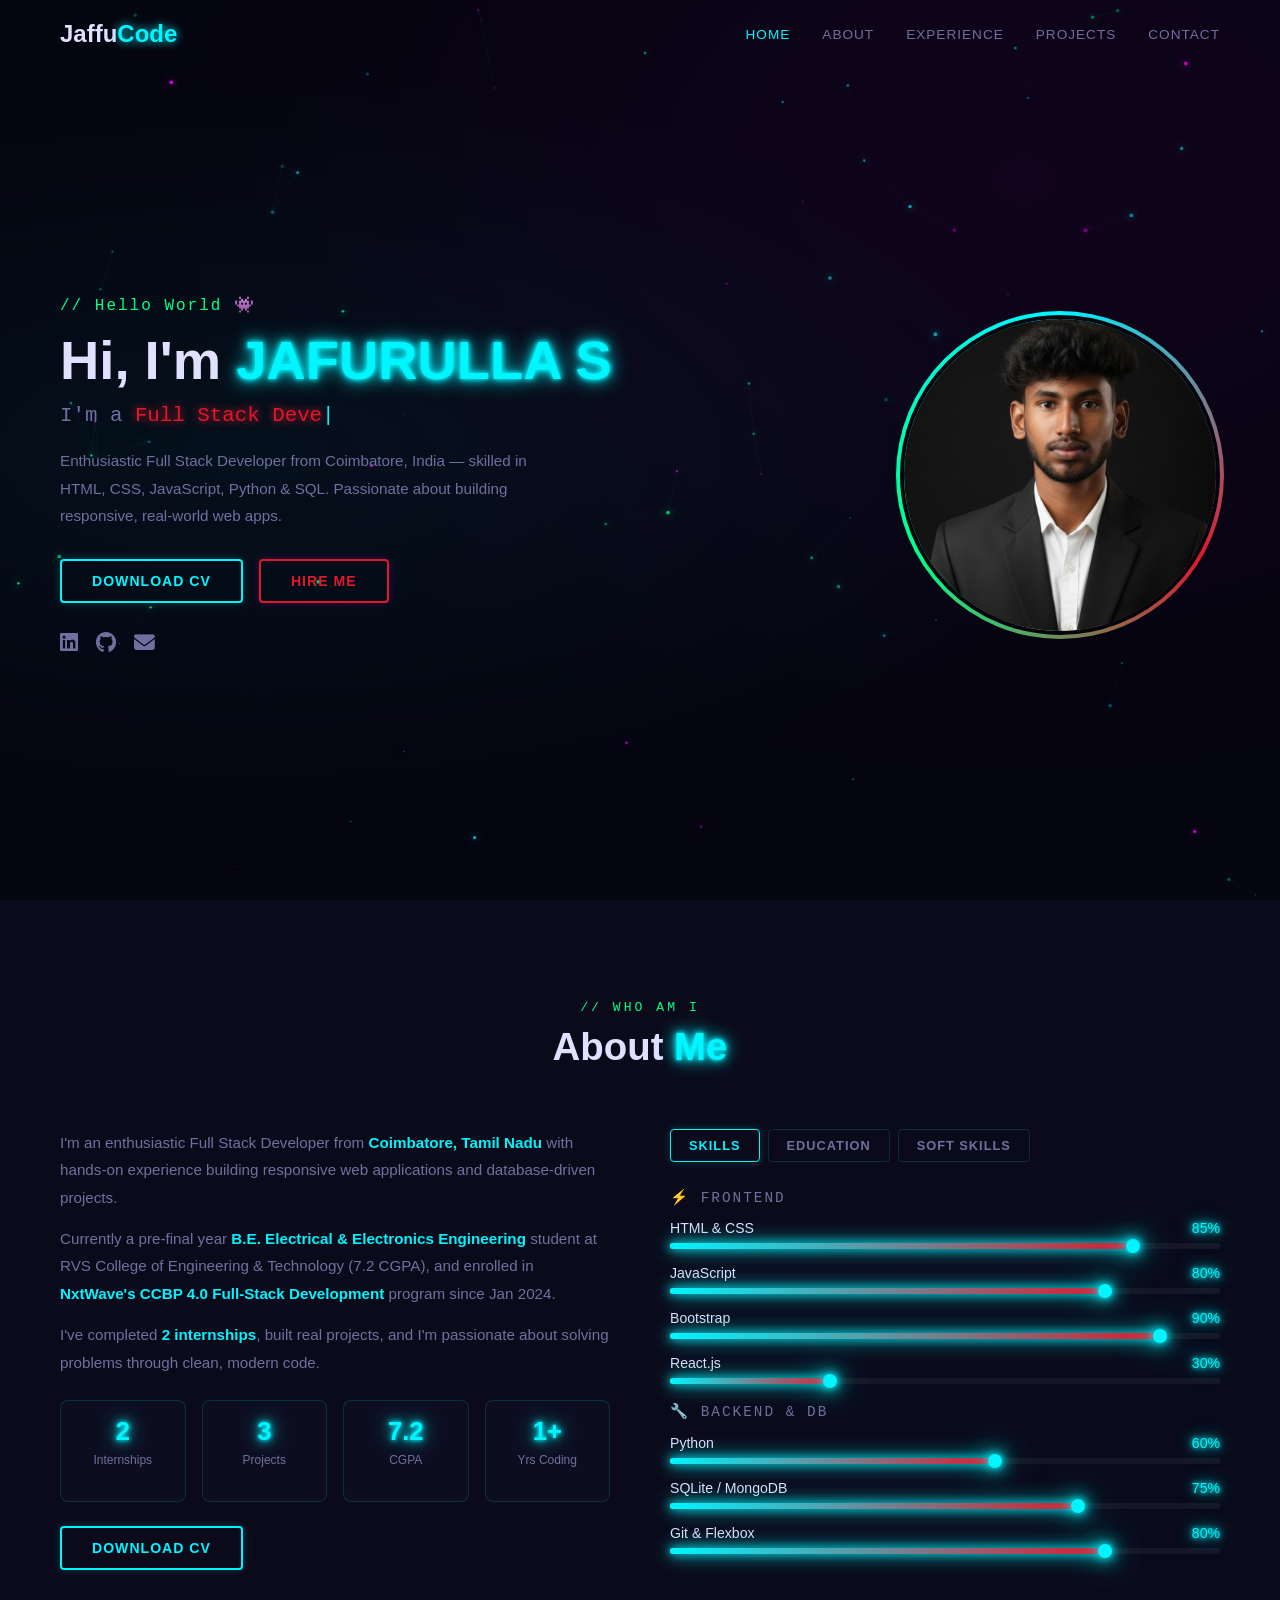
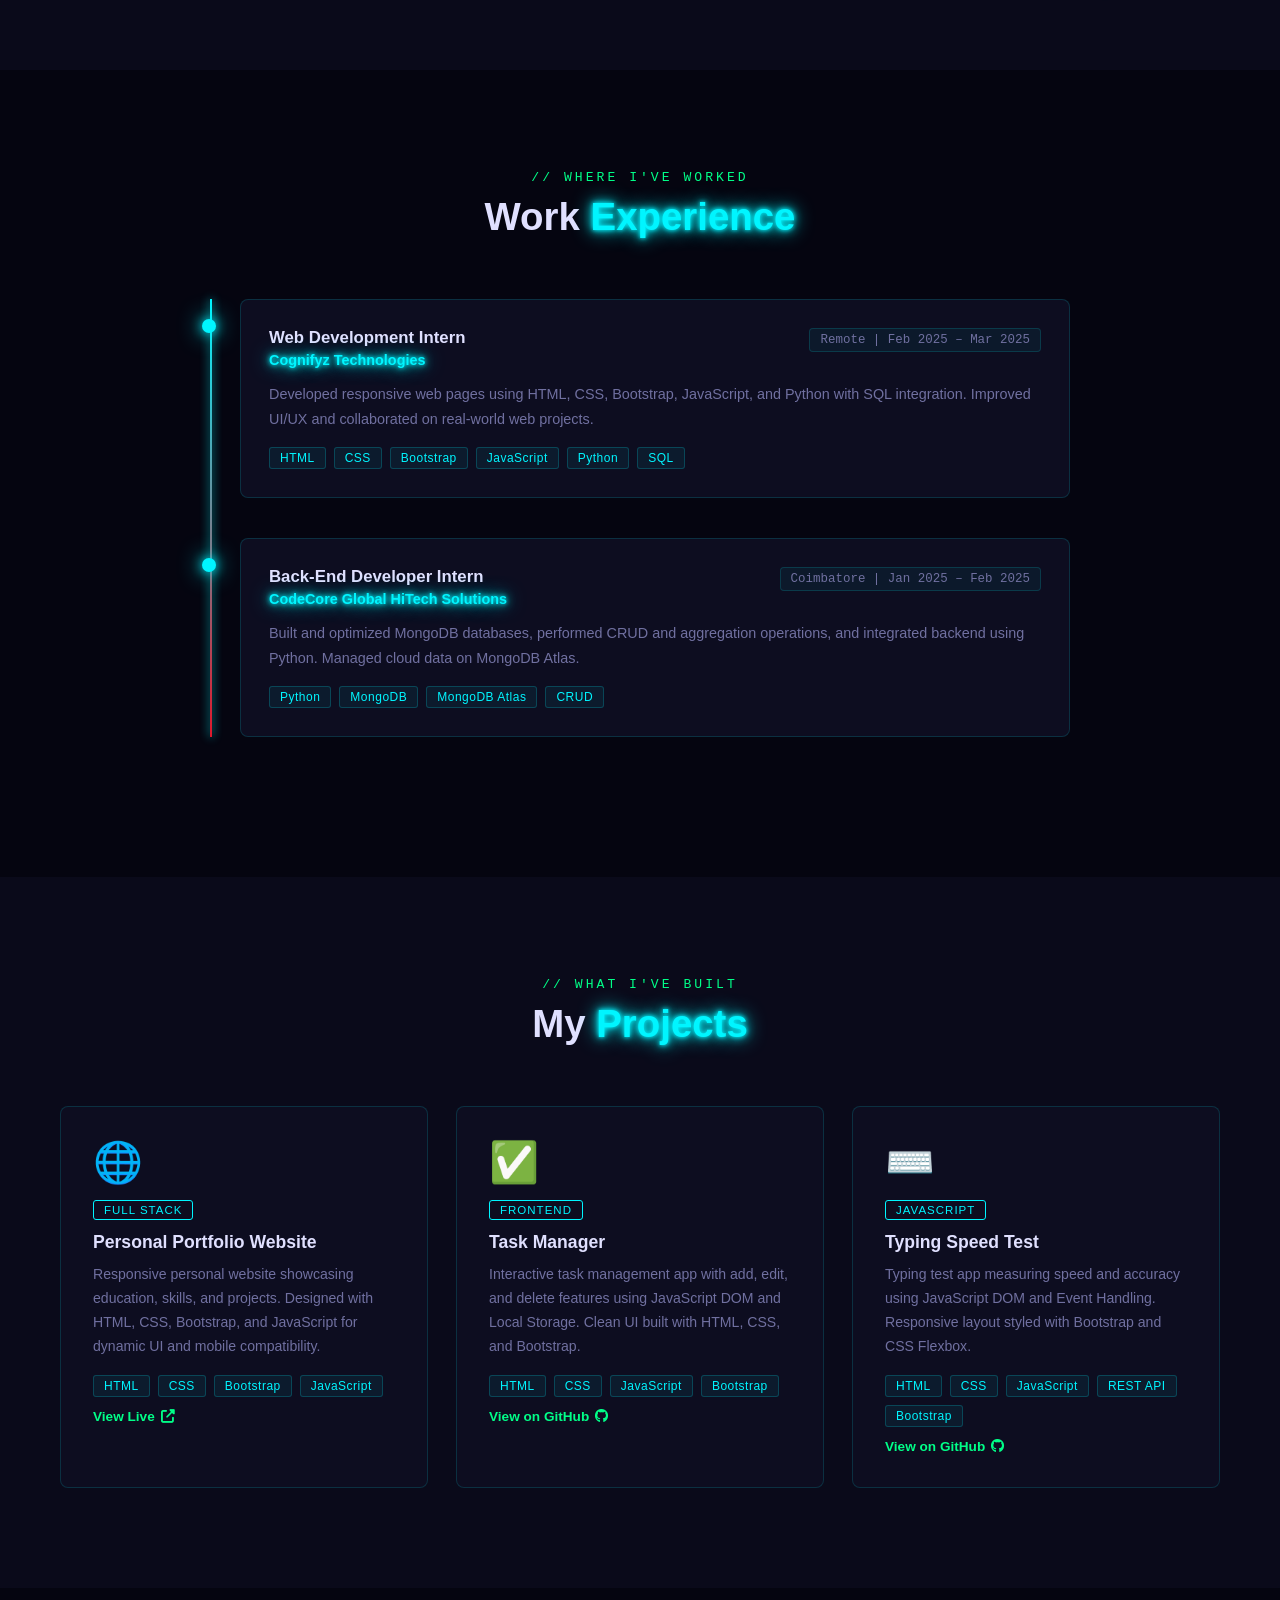
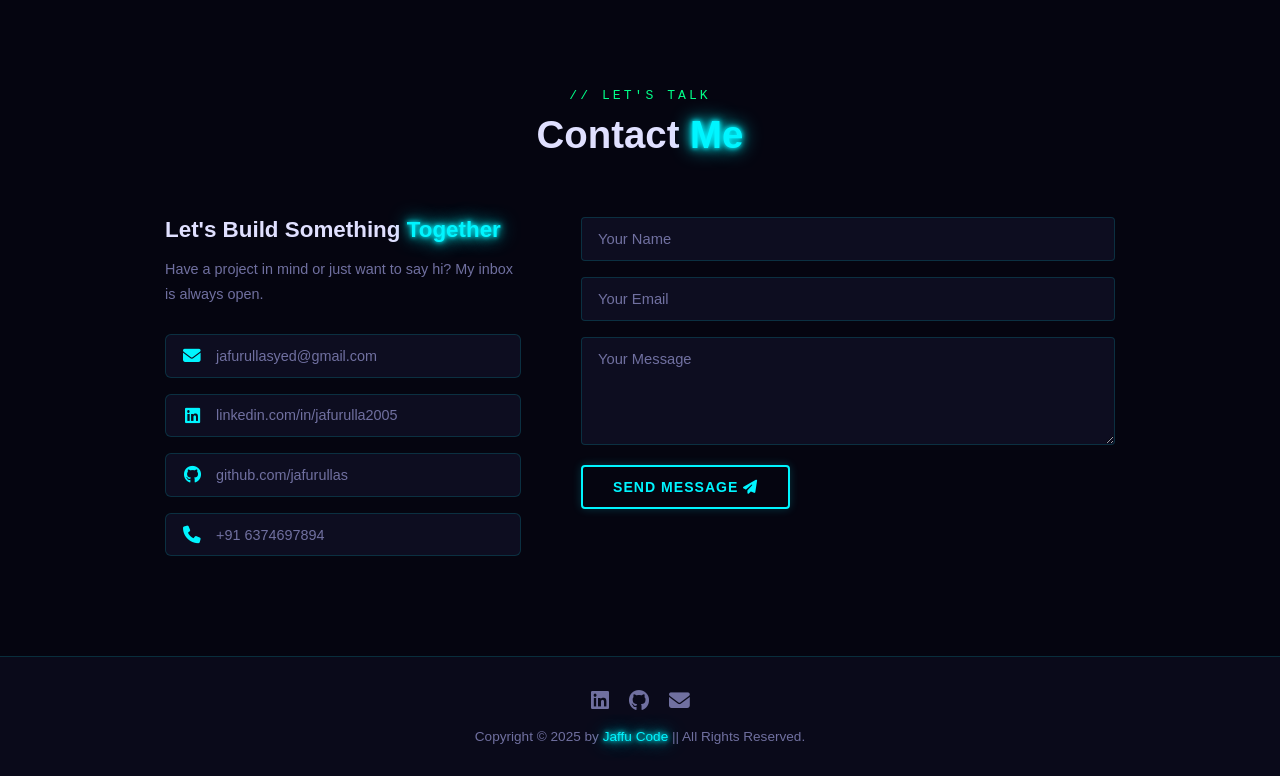
<file: Portfolio/index.html>
<!DOCTYPE html>
<html lang="en">
<head>
  <meta charset="UTF-8"/>
  <!-- GOOGLE VERIFY START -->
  <meta name="google-site-verification" content="gTJxt2GW8wnLatv7RrSQqQMSvbjhTOgtIjDYd9-26kQ" />
  <!-- GOOGLE VERIFY END -->
  <meta name="viewport" content="width=device-width, initial-scale=1.0"/>
  <title>Jafurullas | Full Stack Web Developer Portfolio</title>
  <meta name="description" content="Portfolio of Jafurullas, a Full Stack Web Developer skilled in HTML, CSS, JavaScript, Python, MongoDB.">
  <link rel="stylesheet" href="style.css"/>
  <link rel="stylesheet" href="https://cdnjs.cloudflare.com/ajax/libs/font-awesome/6.4.0/css/all.min.css"/>
</head>
<body>
  <canvas id="particles"></canvas>

  <!-- NAVBAR -->
  <nav class="navbar" id="navbar">
    <a href="#" class="logo">Jaffu<span>Code</span></a>
    <ul class="nav-links" id="navLinks">
      <li><a href="#home">Home</a></li>
      <li><a href="#about">About</a></li>
      <li><a href="#experience">Experience</a></li>
      <li><a href="#portfolio">Projects</a></li>
      <li><a href="#contact">Contact</a></li>
    </ul>
    <div class="hamburger" id="hamburger"><i class="fas fa-bars"></i></div>
  </nav>

  <!-- HERO -->
  <section class="hero" id="home">
    <div class="hero-content reveal">
      <p class="hero-greeting">// Hello World 👾</p>
      <h1>Hi, I'm <span class="neon-text">JAFURULLA S</span></h1>
      <h2 class="typing-wrapper">I'm a <span id="typed"></span><span class="cursor">|</span></h2>
      <p class="hero-desc">Enthusiastic Full Stack Developer from Coimbatore, India — skilled in HTML, CSS, JavaScript, Python & SQL. Passionate about building responsive, real-world web apps.</p>
      <div class="hero-btns">
        <a href="jaffu_resume.pdf" class="btn btn-neon" download>Download CV</a>
        <a href="#contact" class="btn btn-outline">Hire Me</a>
      </div>
      <div class="hero-socials">
        <a href="https://www.linkedin.com/in/jafurulla2005" target="_blank" title="LinkedIn"><i class="fab fa-linkedin"></i></a>
        <a href="https://github.com/jafurullas" target="_blank" title="GitHub"><i class="fab fa-github"></i></a>
        <a href="mailto:jafurullasyed@gmail.com" title="Email"><i class="fas fa-envelope"></i></a>
      </div>
    </div>
    <div class="hero-img reveal">
      <div class="img-glow">
        <img src="Gemini_Generated_Image_bv57ldbv57ldbv57.png" alt="Jafurulla S"/>
      </div>
    </div>
  </section>

  <!-- ABOUT -->
  <section class="about" id="about">
    <div class="section-header reveal">
      <p class="section-tag">// who am I</p>
      <h2 class="section-title">About <span class="neon-text">Me</span></h2>
    </div>
    <div class="about-container">
      <div class="about-text reveal">
        <p>I'm an enthusiastic Full Stack Developer from <strong>Coimbatore, Tamil Nadu</strong> with hands-on experience building responsive web applications and database-driven projects.</p>
        <p>Currently a pre-final year <strong>B.E. Electrical & Electronics Engineering</strong> student at RVS College of Engineering & Technology (7.2 CGPA), and enrolled in <strong>NxtWave's CCBP 4.0 Full-Stack Development</strong> program since Jan 2024.</p>
        <p>I've completed <strong>2 internships</strong>, built real projects, and I'm passionate about solving problems through clean, modern code.</p>
        <div class="about-stats">
          <div class="stat-box">
            <h3 class="neon-text">2</h3><p>Internships</p>
          </div>
          <div class="stat-box">
            <h3 class="neon-text">3</h3><p>Projects</p>
          </div>
          <div class="stat-box">
            <h3 class="neon-text">7.2</h3><p>CGPA</p>
          </div>
          <div class="stat-box">
            <h3 class="neon-text">1+</h3><p>Yrs Coding</p>
          </div>
        </div>
        <a href="jaffu_resume.pdf" class="btn btn-neon" download>Download CV</a>
      </div>

      <div class="about-tabs reveal">
        <div class="tab-buttons">
          <button class="tab-btn active" data-tab="skills">Skills</button>
          <button class="tab-btn" data-tab="education">Education</button>
          <button class="tab-btn" data-tab="softskills">Soft Skills</button>
        </div>

        <!-- SKILLS TAB -->
        <div class="tab-content active" id="skills">
          <p class="skill-category">⚡ Frontend</p>
          <div class="skill-item">
            <div class="skill-label"><span>HTML & CSS</span><span class="neon-text">85%</span></div>
            <div class="skill-bar"><div class="skill-fill" data-width="85"></div></div>
          </div>
          <div class="skill-item">
            <div class="skill-label"><span>JavaScript</span><span class="neon-text">80%</span></div>
            <div class="skill-bar"><div class="skill-fill" data-width="80"></div></div>
          </div>
          <div class="skill-item">
            <div class="skill-label"><span>Bootstrap</span><span class="neon-text">90%</span></div>
            <div class="skill-bar"><div class="skill-fill" data-width="90"></div></div>
          </div>
          <div class="skill-item">
            <div class="skill-label"><span>React.js</span><span class="neon-text">30%</span></div>
            <div class="skill-bar"><div class="skill-fill" data-width="30"></div></div>
          </div>
          <p class="skill-category" style="margin-top:14px">🔧 Backend & DB</p>
          <div class="skill-item">
            <div class="skill-label"><span>Python</span><span class="neon-text">60%</span></div>
            <div class="skill-bar"><div class="skill-fill" data-width="60"></div></div>
          </div>
          <div class="skill-item">
            <div class="skill-label"><span>SQLite / MongoDB</span><span class="neon-text">75%</span></div>
            <div class="skill-bar"><div class="skill-fill" data-width="75"></div></div>
          </div>
          <div class="skill-item">
            <div class="skill-label"><span>Git & Flexbox</span><span class="neon-text">80%</span></div>
            <div class="skill-bar"><div class="skill-fill" data-width="80"></div></div>
          </div>
        </div>

        <!-- EDUCATION TAB -->
        <div class="tab-content" id="education">
          <div class="edu-item">
            <span class="edu-year neon-text">Jan 2024 – Ongoing</span>
            <h4>NxtWave Disruptive Technologies</h4>
            <p>IndustryReady Certification in Full-Stack Development</p>
          </div>
          <div class="edu-item">
            <span class="edu-year neon-text">2022 – 2026</span>
            <h4>RVS College of Engineering & Technology</h4>
            <p>B.E. — Electrical & Electronics Engineering | CGPA: 7.2</p>
          </div>
          <div class="edu-item">
            <span class="edu-year neon-text">2020 – 2022</span>
            <h4>Govt. HSS Valikandapuram, Perambalur</h4>
            <p>Intermediate — MBiPC | 62.0%</p>
          </div>
          <div class="edu-item">
            <span class="edu-year neon-text">2019 – 2020</span>
            <h4>Govt. HSS Valikandapuram, Perambalur</h4>
            <p>Secondary School Certificate | 68.0%</p>
          </div>
        </div>

        <!-- SOFT SKILLS TAB -->
        <div class="tab-content" id="softskills">
          <div class="soft-grid">
            <div class="soft-item">💡 Problem Solving</div>
            <div class="soft-item">🤝 Teamwork</div>
            <div class="soft-item">🗣️ Communication</div>
            <div class="soft-item">🔄 Adaptability</div>
            <div class="soft-item">🎨 UI/UX Design</div>
            <div class="soft-item">📡 IoT</div>
          </div>
        </div>
      </div>
    </div>
  </section>

  <!-- EXPERIENCE -->
  <section class="experience" id="experience">
    <div class="section-header reveal">
      <p class="section-tag">// where I've worked</p>
      <h2 class="section-title">Work <span class="neon-text">Experience</span></h2>
    </div>
    <div class="timeline">
      <div class="timeline-item reveal">
        <div class="timeline-dot"></div>
        <div class="timeline-card">
          <div class="tl-header">
            <div>
              <h3>Web Development Intern</h3>
              <h4 class="neon-text">Cognifyz Technologies</h4>
            </div>
            <span class="tl-date">Remote | Feb 2025 – Mar 2025</span>
          </div>
          <p>Developed responsive web pages using HTML, CSS, Bootstrap, JavaScript, and Python with SQL integration. Improved UI/UX and collaborated on real-world web projects.</p>
          <div class="tl-tags">
            <span>HTML</span><span>CSS</span><span>Bootstrap</span><span>JavaScript</span><span>Python</span><span>SQL</span>
          </div>
        </div>
      </div>
      <div class="timeline-item reveal">
        <div class="timeline-dot"></div>
        <div class="timeline-card">
          <div class="tl-header">
            <div>
              <h3>Back-End Developer Intern</h3>
              <h4 class="neon-text">CodeCore Global HiTech Solutions</h4>
            </div>
            <span class="tl-date">Coimbatore | Jan 2025 – Feb 2025</span>
          </div>
          <p>Built and optimized MongoDB databases, performed CRUD and aggregation operations, and integrated backend using Python. Managed cloud data on MongoDB Atlas.</p>
          <div class="tl-tags">
            <span>Python</span><span>MongoDB</span><span>MongoDB Atlas</span><span>CRUD</span>
          </div>
        </div>
      </div>
    </div>
  </section>

  <!-- PROJECTS -->
  <section class="portfolio" id="portfolio">
    <div class="section-header reveal">
      <p class="section-tag">// what I've built</p>
      <h2 class="section-title">My <span class="neon-text">Projects</span></h2>
    </div>
    <div class="portfolio-grid">

      <div class="portfolio-card reveal">
        <div class="card-glow-top"></div>
        <div class="proj-icon">🌐</div>
        <span class="badge">Full Stack</span>
        <h3>Personal Portfolio Website</h3>
        <p>Responsive personal website showcasing education, skills, and projects. Designed with HTML, CSS, Bootstrap, and JavaScript for dynamic UI and mobile compatibility.</p>
        <div class="tl-tags">
          <span>HTML</span><span>CSS</span><span>Bootstrap</span><span>JavaScript</span>
        </div>
        <a href="https://jafurullas-portfolio.vercel.app/" target="_blank" class="proj-link">View Live <i class="fas fa-external-link-alt"></i></a>
      </div>

      <div class="portfolio-card reveal">
        <div class="card-glow-top"></div>
        <div class="proj-icon">✅</div>
        <span class="badge">Frontend</span>
        <h3>Task Manager</h3>
        <p>Interactive task management app with add, edit, and delete features using JavaScript DOM and Local Storage. Clean UI built with HTML, CSS, and Bootstrap.</p>
        <div class="tl-tags">
          <span>HTML</span><span>CSS</span><span>JavaScript</span><span>Bootstrap</span>
        </div>
        <a href="https://github.com/jafurullas" target="_blank" class="proj-link">View on GitHub <i class="fab fa-github"></i></a>
      </div>

      <div class="portfolio-card reveal">
        <div class="card-glow-top"></div>
        <div class="proj-icon">⌨️</div>
        <span class="badge">JavaScript</span>
        <h3>Typing Speed Test</h3>
        <p>Typing test app measuring speed and accuracy using JavaScript DOM and Event Handling. Responsive layout styled with Bootstrap and CSS Flexbox.</p>
        <div class="tl-tags">
          <span>HTML</span><span>CSS</span><span>JavaScript</span><span>REST API</span><span>Bootstrap</span>
        </div>
        <a href="https://github.com/jafurullas" target="_blank" class="proj-link">View on GitHub <i class="fab fa-github"></i></a>
      </div>

    </div>
  </section>

  <!-- CONTACT -->
  <section class="contact" id="contact">
    <div class="section-header reveal">
      <p class="section-tag">// let's talk</p>
      <h2 class="section-title">Contact <span class="neon-text">Me</span></h2>
    </div>
    <div class="contact-container">
      <div class="contact-info reveal">
        <h3>Let's Build Something <span class="neon-text">Together</span></h3>
        <p>Have a project in mind or just want to say hi? My inbox is always open.</p>
        <div class="contact-links">
          <a href="mailto:jafurullasyed@gmail.com" class="contact-link">
            <i class="fas fa-envelope"></i>
            <span>jafurullasyed@gmail.com</span>
          </a>
          <a href="https://www.linkedin.com/in/jafurulla2005" target="_blank" class="contact-link">
            <i class="fab fa-linkedin"></i>
            <span>linkedin.com/in/jafurulla2005</span>
          </a>
          <a href="https://github.com/jafurullas" target="_blank" class="contact-link">
            <i class="fab fa-github"></i>
            <span>github.com/jafurullas</span>
          </a>
          <a href="tel:6374697894" class="contact-link">
            <i class="fas fa-phone"></i>
            <span>+91 6374697894</span>
          </a>
        </div>
      </div>
      <form class="contact-form reveal" id="contactForm">
        <div class="input-group">
          <input type="text" id="cname" placeholder="Your Name" required/>
        </div>
        <div class="input-group">
          <input type="email" id="cemail" placeholder="Your Email" required/>
        </div>
        <div class="input-group">
          <textarea id="cmessage" placeholder="Your Message" rows="5" required></textarea>
        </div>
        <button type="submit" class="btn btn-neon">Send Message <i class="fas fa-paper-plane"></i></button>
        <p class="form-msg" id="formMsg"></p>
      </form>
    </div>
  </section>

  <footer>
    <div class="footer-socials">
      <a href="https://www.linkedin.com/in/jafurulla2005" target="_blank"><i class="fab fa-linkedin"></i></a>
      <a href="https://github.com/jafurullas" target="_blank"><i class="fab fa-github"></i></a>
      <a href="mailto:jafurullasyed@gmail.com"><i class="fas fa-envelope"></i></a>
    </div>
    <p>Copyright &copy; 2025 by <span class="neon-text">Jaffu Code</span> || All Rights Reserved.</p>
  </footer>

  <script src="script.js"></script>
</body>

</html>
</file>
<file: Portfolio/style.css>
/* ===== ROOT & RESET ===== */
:root {
  --neon: #00f5ff;
  --neon2: #df182c;
  --neon3: #00ff88;
  --bg: #050510;
  --bg2: #0a0a1a;
  --card: #0d0d20;
  --border: rgba(0,245,255,0.15);
  --text: #e0e0ff;
  --muted: #7070a0;
}
* { margin: 0; padding: 0; box-sizing: border-box; }
html { scroll-behavior: smooth; }
body { font-family: 'Segoe UI', sans-serif; background: var(--bg); color: var(--text); overflow-x: hidden; }
a { text-decoration: none; color: inherit; }

/* PARTICLES */
#particles { position: fixed; top: 0; left: 0; width: 100%; height: 100%; z-index: 0; pointer-events: none; }

/* NEON */
.neon-text { color: var(--neon); text-shadow: 0 0 4px var(--neon), 0 0 10px var(--neon), 0 0 20px var(--neon); }

/* NAVBAR */
.navbar { position: fixed; top: 0; width: 100%; z-index: 1000; display: flex; align-items: center; justify-content: space-between; padding: 20px 60px; background: transparent; transition: all 0.4s; }
.navbar.scrolled { background: rgba(5,5,16,0.95); backdrop-filter: blur(12px); border-bottom: 1px solid var(--border); padding: 14px 60px; }
.logo { font-size: 1.5rem; font-weight: 800; color: var(--text); }
.logo span { color: var(--neon); text-shadow: 0 0 10px var(--neon); }
.nav-links { list-style: none; display: flex; gap: 32px; }
.nav-links a { font-size: 0.85rem; color: var(--muted); font-weight: 500; letter-spacing: 1px; text-transform: uppercase; transition: color 0.3s; position: relative; }
.nav-links a::after { content: ''; position: absolute; bottom: -4px; left: 0; width: 0; height: 1px; background: var(--neon); transition: width 0.3s; box-shadow: 0 0 6px var(--neon); }
.nav-links a:hover { color: var(--neon); }
.nav-links a:hover::after { width: 100%; }
.hamburger { display: none; font-size: 1.5rem; color: var(--neon); cursor: pointer; }

/* BUTTONS */
.btn { display: inline-block; padding: 12px 30px; border-radius: 4px; font-weight: 700; font-size: 0.88rem; letter-spacing: 1px; text-transform: uppercase; cursor: pointer; transition: all 0.3s; border: none; }
.btn-neon { background: transparent; border: 2px solid var(--neon); color: var(--neon); box-shadow: 0 0 10px rgba(0,245,255,0.2); }
.btn-neon:hover { background: var(--neon); color: var(--bg); box-shadow: 0 0 25px var(--neon); transform: translateY(-2px); }
.btn-outline { background: transparent; border: 2px solid var(--neon2); color: var(--neon2); box-shadow: 0 0 10px rgba(255,0,255,0.2); }
.btn-outline:hover { background: var(--neon2); color: var(--bg); box-shadow: 0 0 25px var(--neon2); transform: translateY(-2px); }

/* SECTION */
section { padding: 100px 60px; position: relative; z-index: 1; }
.section-header { text-align: center; margin-bottom: 60px; }
.section-tag { color: var(--neon3); font-size: 0.82rem; letter-spacing: 3px; text-transform: uppercase; margin-bottom: 10px; font-family: monospace; }
.section-title { font-size: 2.4rem; font-weight: 800; }

/* REVEAL */
.reveal { opacity: 0; transform: translateY(40px); transition: opacity 0.7s ease, transform 0.7s ease; }
.reveal.visible { opacity: 1; transform: translateY(0); }

/* HERO */
.hero { min-height: 100vh; display: flex; align-items: center; justify-content: space-between; gap: 40px; padding: 130px 60px 80px; background: radial-gradient(ellipse at 20% 50%, rgba(0,245,255,0.05) 0%, transparent 60%), radial-gradient(ellipse at 80% 20%, rgba(255,0,255,0.05) 0%, transparent 60%); }
.hero-greeting { font-family: monospace; color: var(--neon3); font-size: 1rem; letter-spacing: 2px; margin-bottom: 16px; }
.hero h1 { font-size: 3.4rem; font-weight: 900; line-height: 1.1; margin-bottom: 14px; }
.typing-wrapper { font-size: 1.3rem; font-weight: 400; color: var(--muted); margin-bottom: 20px; font-family: monospace; }
#typed { color: var(--neon2); text-shadow: 0 0 8px var(--neon2); }
.cursor { animation: blink 0.8s infinite; color: var(--neon); }
@keyframes blink { 0%,100%{opacity:1} 50%{opacity:0} }
.hero-desc { color: var(--muted); max-width: 500px; line-height: 1.8; margin-bottom: 30px; font-size: 0.95rem; }
.hero-btns { display: flex; gap: 16px; flex-wrap: wrap; margin-bottom: 28px; }
.hero-socials { display: flex; gap: 18px; }
.hero-socials a { color: var(--muted); font-size: 1.3rem; transition: color 0.3s, text-shadow 0.3s; }
.hero-socials a:hover { color: var(--neon); text-shadow: 0 0 10px var(--neon); }
.img-glow { position: relative; width: 320px; height: 320px; }
.img-glow::before { content: ''; position: absolute; inset: -4px; border-radius: 50%; background: conic-gradient(var(--neon), var(--neon2), var(--neon3), var(--neon)); animation: spin 4s linear infinite; z-index: -1; }
@keyframes spin { to { transform: rotate(360deg); } }
.img-glow img { width: 100%; height: 100%; object-fit: cover; border-radius: 50%; border: 4px solid var(--bg); }

/* ABOUT */
.about { background: var(--bg2); }
.about-container { display: grid; grid-template-columns: 1fr 1fr; gap: 60px; align-items: start; }
.about-text p { color: var(--muted); line-height: 1.8; margin-bottom: 14px; font-size: 0.95rem; }
.about-text strong { color: var(--neon); }
.about-stats { display: grid; grid-template-columns: repeat(4, 1fr); gap: 16px; margin: 24px 0; }
.stat-box { background: var(--card); border: 1px solid var(--border); border-radius: 8px; padding: 16px; text-align: center; }
.stat-box h3 { font-size: 1.6rem; font-weight: 900; }
.stat-box p { color: var(--muted); font-size: 0.75rem; margin-top: 4px; }

/* TABS */
.tab-buttons { display: flex; gap: 8px; margin-bottom: 24px; flex-wrap: wrap; }
.tab-btn { background: transparent; border: 1px solid var(--border); padding: 8px 18px; border-radius: 4px; cursor: pointer; font-size: 0.8rem; font-weight: 600; color: var(--muted); letter-spacing: 1px; text-transform: uppercase; transition: all 0.3s; }
.tab-btn.active, .tab-btn:hover { border-color: var(--neon); color: var(--neon); box-shadow: 0 0 10px rgba(0,245,255,0.2); }
.tab-content { display: none; }
.tab-content.active { display: block; }
.tab-content p { color: var(--muted); line-height: 1.7; font-size: 0.9rem; }
.skill-category { color: var(--neon3); font-size: 0.78rem; letter-spacing: 2px; text-transform: uppercase; font-family: monospace; margin-bottom: 10px; }

/* SKILL BARS */
.skill-item { margin-bottom: 16px; }
.skill-label { display: flex; justify-content: space-between; font-size: 0.88rem; margin-bottom: 7px; color: var(--text); }
.skill-bar { background: rgba(255,255,255,0.05); border-radius: 2px; height: 6px; overflow: visible; position: relative; }
.skill-fill { height: 100%; border-radius: 2px; width: 0; background: linear-gradient(90deg, var(--neon), var(--neon2)); box-shadow: 0 0 10px var(--neon), 0 0 20px var(--neon); transition: width 1.4s cubic-bezier(0.4,0,0.2,1); position: relative; }
.skill-fill::after { content: ''; position: absolute; right: -2px; top: -4px; width: 14px; height: 14px; border-radius: 50%; background: var(--neon); box-shadow: 0 0 10px var(--neon), 0 0 20px var(--neon), 0 0 40px var(--neon); }

/* EDUCATION TAB */
.edu-item { border-left: 2px solid var(--border); padding: 0 0 20px 18px; margin-bottom: 4px; position: relative; }
.edu-item::before { content: ''; position: absolute; left: -5px; top: 4px; width: 8px; height: 8px; border-radius: 50%; background: var(--neon); box-shadow: 0 0 8px var(--neon); }
.edu-year { font-size: 0.78rem; letter-spacing: 1px; font-family: monospace; display: block; margin-bottom: 4px; }
.edu-item h4 { font-size: 0.95rem; margin-bottom: 4px; color: var(--text); }
.edu-item p { font-size: 0.85rem; color: var(--muted); }

/* SOFT SKILLS */
.soft-grid { display: grid; grid-template-columns: repeat(2, 1fr); gap: 12px; margin-top: 8px; }
.soft-item { background: var(--card); border: 1px solid var(--border); border-radius: 6px; padding: 10px 14px; font-size: 0.85rem; color: var(--text); transition: border-color 0.3s; }
.soft-item:hover { border-color: var(--neon); box-shadow: 0 0 10px rgba(0,245,255,0.1); }

/* EXPERIENCE / TIMELINE */
.experience { background: var(--bg); }
.timeline { max-width: 860px; margin: 0 auto; position: relative; padding-left: 30px; }
.timeline::before { content: ''; position: absolute; left: 0; top: 0; bottom: 0; width: 2px; background: linear-gradient(var(--neon), var(--neon2)); box-shadow: 0 0 10px var(--neon); }
.timeline-item { position: relative; margin-bottom: 40px; }
.timeline-dot { position: absolute; left: -38px; top: 20px; width: 14px; height: 14px; border-radius: 50%; background: var(--neon); box-shadow: 0 0 12px var(--neon), 0 0 24px var(--neon); }
.timeline-card { background: var(--card); border: 1px solid var(--border); border-radius: 8px; padding: 28px; transition: border-color 0.3s, box-shadow 0.3s; }
.timeline-card:hover { border-color: var(--neon); box-shadow: 0 0 20px rgba(0,245,255,0.1); }
.tl-header { display: flex; justify-content: space-between; align-items: flex-start; gap: 16px; margin-bottom: 14px; flex-wrap: wrap; }
.tl-header h3 { font-size: 1.05rem; margin-bottom: 4px; }
.tl-header h4 { font-size: 0.9rem; }
.tl-date { font-size: 0.78rem; color: var(--muted); background: rgba(0,245,255,0.05); border: 1px solid var(--border); padding: 4px 10px; border-radius: 4px; white-space: nowrap; font-family: monospace; }
.timeline-card p { color: var(--muted); font-size: 0.9rem; line-height: 1.7; margin-bottom: 16px; }
.tl-tags { display: flex; flex-wrap: wrap; gap: 8px; }
.tl-tags span { background: rgba(0,245,255,0.06); border: 1px solid rgba(0,245,255,0.2); color: var(--neon); padding: 3px 10px; border-radius: 3px; font-size: 0.75rem; letter-spacing: 0.5px; }

/* PROJECTS */
.portfolio { background: var(--bg2); }
.portfolio-grid { display: grid; grid-template-columns: repeat(auto-fit, minmax(300px, 1fr)); gap: 28px; }
.portfolio-card { background: var(--card); border: 1px solid var(--border); border-radius: 8px; padding: 32px; position: relative; overflow: hidden; transition: transform 0.3s, border-color 0.3s, box-shadow 0.3s; }
.portfolio-card:hover { transform: translateY(-8px); border-color: var(--neon); box-shadow: 0 0 30px rgba(0,245,255,0.12); }
.card-glow-top { position: absolute; top: 0; left: 0; right: 0; height: 2px; background: linear-gradient(90deg, transparent, var(--neon), transparent); opacity: 0; transition: opacity 0.3s; }
.portfolio-card:hover .card-glow-top { opacity: 1; }
.proj-icon { font-size: 2.5rem; margin-bottom: 14px; display: block; }
.portfolio-card .badge { display: inline-block; background: transparent; border: 1px solid var(--neon); color: var(--neon); padding: 3px 10px; border-radius: 3px; font-size: 0.72rem; letter-spacing: 1px; text-transform: uppercase; margin-bottom: 12px; }
.portfolio-card h3 { font-size: 1.1rem; margin-bottom: 10px; color: var(--text); }
.portfolio-card p { color: var(--muted); font-size: 0.88rem; line-height: 1.7; margin-bottom: 16px; }
.proj-link { display: inline-flex; align-items: center; gap: 6px; color: var(--neon3); font-size: 0.85rem; font-weight: 600; margin-top: 12px; transition: letter-spacing 0.2s; }
.proj-link:hover { letter-spacing: 0.5px; text-shadow: 0 0 8px var(--neon3); }

/* CONTACT */
.contact { background: var(--bg); }
.contact-container { display: grid; grid-template-columns: 1fr 1.5fr; gap: 60px; align-items: start; max-width: 950px; margin: 0 auto; }
.contact-info h3 { font-size: 1.4rem; margin-bottom: 14px; }
.contact-info > p { color: var(--muted); line-height: 1.7; margin-bottom: 28px; font-size: 0.9rem; }
.contact-links { display: flex; flex-direction: column; gap: 16px; }
.contact-link { display: flex; align-items: center; gap: 14px; color: var(--muted); font-size: 0.9rem; transition: color 0.3s; padding: 12px 16px; border: 1px solid var(--border); border-radius: 6px; background: var(--card); }
.contact-link:hover { color: var(--neon); border-color: var(--neon); box-shadow: 0 0 12px rgba(0,245,255,0.1); }
.contact-link i { font-size: 1.1rem; color: var(--neon); width: 20px; text-align: center; }
.input-group { margin-bottom: 16px; }
.contact-form input, .contact-form textarea { width: 100%; padding: 13px 16px; background: var(--card); border: 1px solid var(--border); border-radius: 4px; color: var(--text); font-family: inherit; font-size: 0.92rem; outline: none; transition: border-color 0.3s, box-shadow 0.3s; }
.contact-form input:focus, .contact-form textarea:focus { border-color: var(--neon); box-shadow: 0 0 12px rgba(0,245,255,0.1); }
.contact-form input::placeholder, .contact-form textarea::placeholder { color: var(--muted); }
.contact-form textarea { resize: vertical; }
.form-msg { font-size: 0.88rem; color: var(--neon3); font-weight: 600; margin-top: 10px; }

/* FOOTER */
footer { background: var(--bg2); text-align: center; padding: 32px; color: var(--muted); font-size: 0.85rem; border-top: 1px solid var(--border); position: relative; z-index: 1; }
.footer-socials { display: flex; justify-content: center; gap: 20px; margin-bottom: 16px; }
.footer-socials a { color: var(--muted); font-size: 1.3rem; transition: color 0.3s, text-shadow 0.3s; }
.footer-socials a:hover { color: var(--neon); text-shadow: 0 0 10px var(--neon); }

/* RESPONSIVE */
@media (max-width: 900px) {
  .hero { flex-direction: column; text-align: center; padding: 120px 30px 60px; }
  .hero-desc { margin: 0 auto 24px; }
  .hero-btns, .hero-socials { justify-content: center; }
  .img-glow { width: 240px; height: 240px; }
  .about-container { grid-template-columns: 1fr; gap: 40px; }
  .about-stats { grid-template-columns: repeat(2, 1fr); }
  .contact-container { grid-template-columns: 1fr; gap: 40px; }
  .tl-header { flex-direction: column; }
}
@media (max-width: 600px) {
  .navbar { padding: 16px 24px; }
  .navbar.scrolled { padding: 12px 24px; }
  .nav-links { display: none; flex-direction: column; position: absolute; top: 65px; left: 0; width: 100%; background: rgba(5,5,16,0.98); backdrop-filter: blur(12px); padding: 24px; gap: 20px; border-bottom: 1px solid var(--border); }
  .nav-links.open { display: flex; }
  .hamburger { display: block; }
  section { padding: 80px 24px; }
  .hero h1 { font-size: 2.2rem; }
  .section-title { font-size: 1.8rem; }
  .soft-grid { grid-template-columns: 1fr; }
}
</file>
